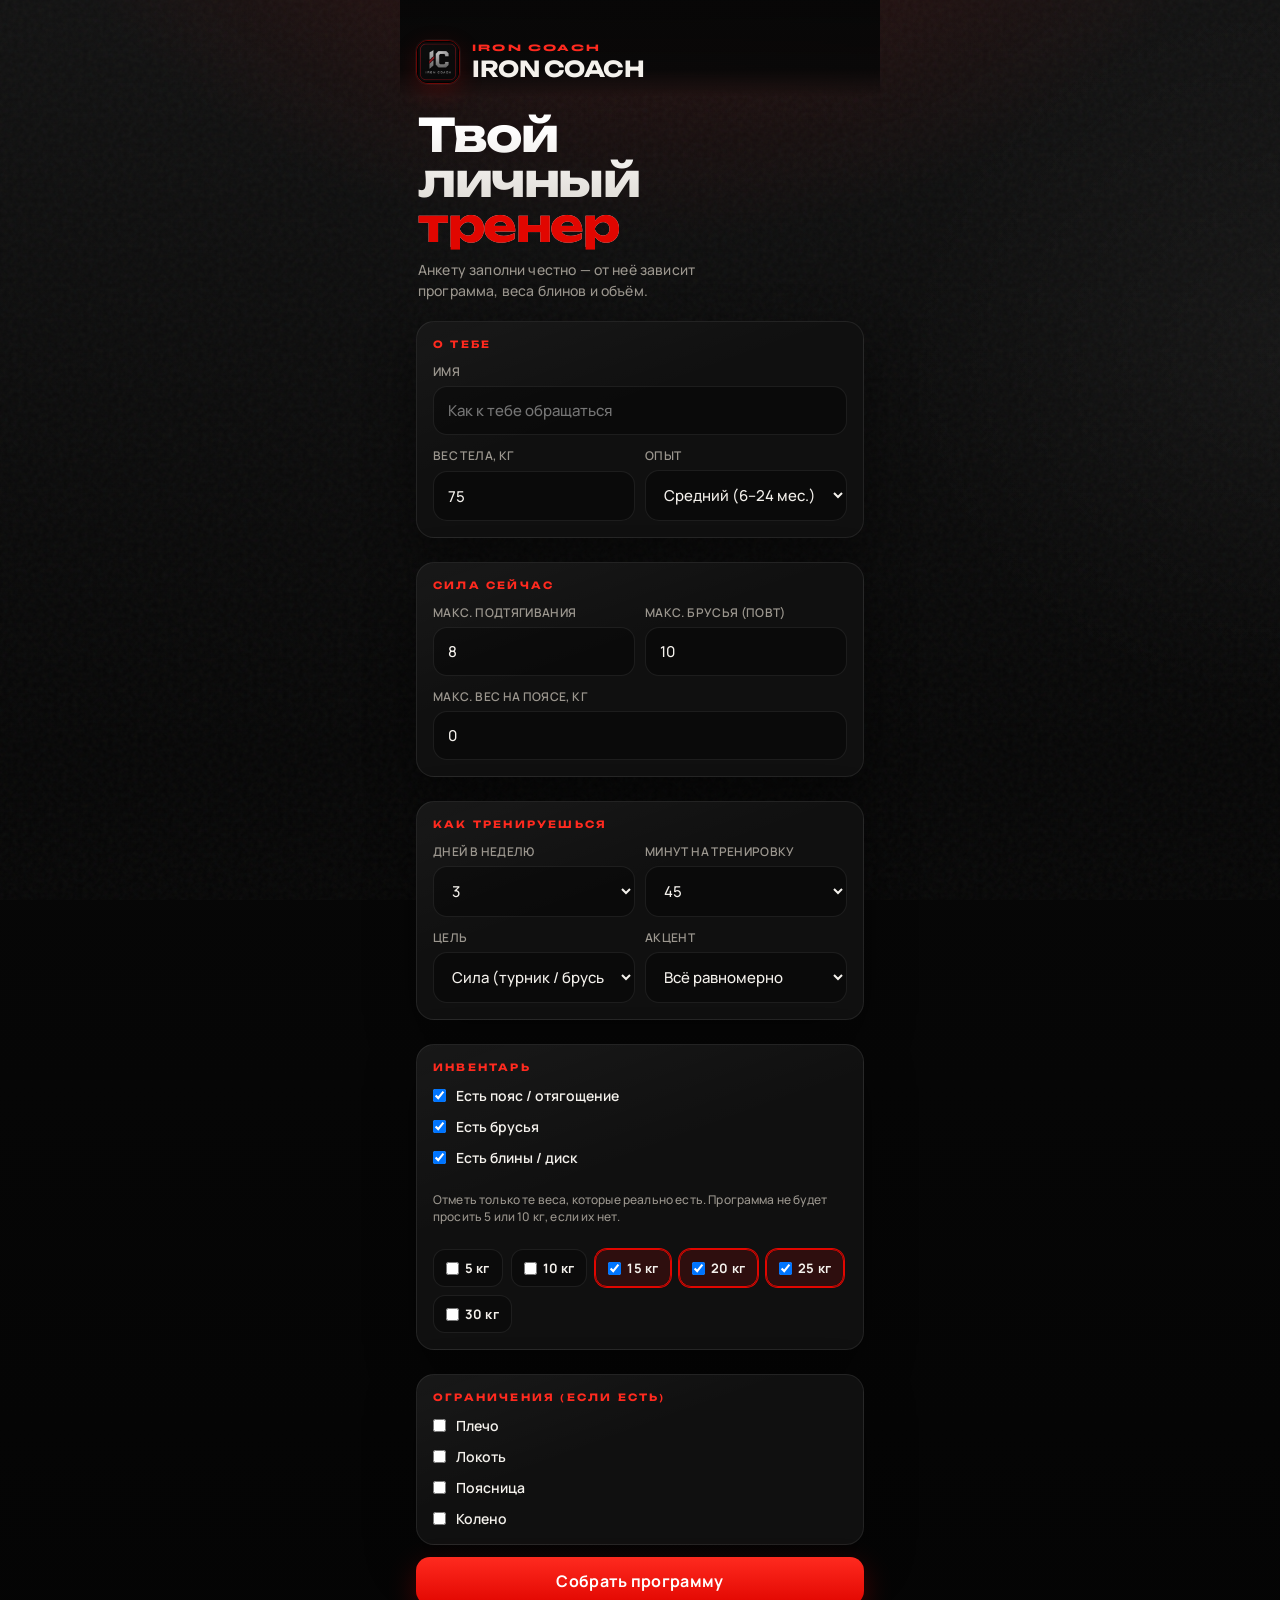
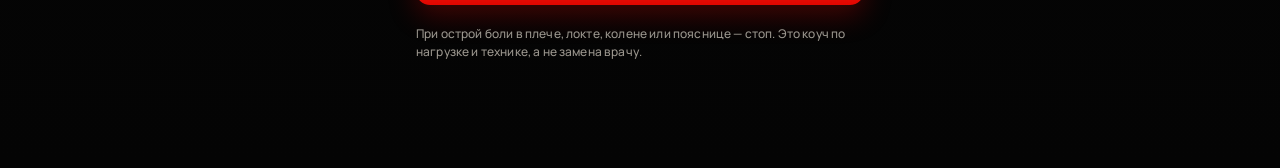
<file: index.html>
﻿<!doctype html>
<html lang="ru">
  <head>
    <meta charset="UTF-8" />
    <meta name="viewport" content="width=device-width, initial-scale=1.0, viewport-fit=cover" />
    <meta name="theme-color" content="#070707" />
    <meta name="apple-mobile-web-app-capable" content="yes" />
    <meta name="apple-mobile-web-app-status-bar-style" content="black-translucent" />
    <meta name="description" content="Личный фитнес-коуч: турник, брусья, блины, пресс" />
    <title>IRON COACH</title>
    <link rel="manifest" href="manifest.json" />
    <link rel="icon" href="icon.svg" type="image/svg+xml" />
    <link rel="apple-touch-icon" href="assets/logo-icon.png" />
    <link rel="stylesheet" href="css/fonts.css?v=8" />
    <link rel="stylesheet" href="css/styles.css?v=8" />
    <script>
      (function () {
        var VER = "8";
        try {
          if (localStorage.getItem("iron-coach-ver") === VER) return;
          localStorage.setItem("iron-coach-ver", VER);
          if (!("serviceWorker" in navigator)) return;
          navigator.serviceWorker.getRegistrations().then(function (regs) {
            return Promise.all(regs.map(function (r) { return r.unregister(); })).then(function () {
              return caches.keys();
            }).then(function (keys) {
              return Promise.all(keys.map(function (k) { return caches.delete(k); }));
            }).then(function () {
              location.replace("./reset.html");
            });
          });
        } catch (e) {}
      })();
    </script>
  </head>
  <body>
    <div id="shell" class="shell">
      <header class="topbar">
        <div class="brand-lockup">
          <img class="brand-mark" src="assets/logo-icon.png" width="44" height="44" alt="IRON COACH" />
          <div class="brand-text">
            <p class="eyebrow">Iron Coach</p>
            <h1 id="top-title" class="page-heading">Сегодня</h1>
          </div>
        </div>
        <button type="button" id="install-btn" class="btn ghost" hidden>Установить</button>
      </header>

      <main id="app" class="content" aria-live="polite"></main>

      <nav id="bottom-nav" class="bottom-nav" aria-label="Разделы" hidden>
        <button type="button" class="nav-btn active" data-tab="today">
          <span class="nav-ico" aria-hidden="true">
            <svg viewBox="0 0 24 24"><path d="M4 19V9l8-5 8 5v10"/><path d="M9 19v-6h6v6"/></svg>
          </span>
          <span>Сегодня</span>
        </button>
        <button type="button" class="nav-btn" data-tab="program">
          <span class="nav-ico" aria-hidden="true">
            <svg viewBox="0 0 24 24"><path d="M9 6h11"/><path d="M9 12h11"/><path d="M9 18h11"/><circle cx="5" cy="6" r="1" fill="currentColor" stroke="none"/><circle cx="5" cy="12" r="1" fill="currentColor" stroke="none"/><circle cx="5" cy="18" r="1" fill="currentColor" stroke="none"/></svg>
          </span>
          <span>Программа</span>
        </button>
        <button type="button" class="nav-btn" data-tab="log">
          <span class="nav-ico" aria-hidden="true">
            <svg viewBox="0 0 24 24"><rect x="4" y="4" width="16" height="16" rx="2"/><path d="M8 9h8"/><path d="M8 13h8"/><path d="M8 17h5"/></svg>
          </span>
          <span>Журнал</span>
        </button>
        <button type="button" class="nav-btn" data-tab="profile">
          <span class="nav-ico" aria-hidden="true">
            <svg viewBox="0 0 24 24"><circle cx="12" cy="9" r="3.2"/><path d="M5.5 19c1.6-3 4-4.5 6.5-4.5S16.9 16 18.5 19"/></svg>
          </span>
          <span>Профиль</span>
        </button>
      </nav>
    </div>

    <script src="js/exercises.js?v=8"></script>
    <script src="js/muscles.js?v=8"></script>
    <script src="js/coach.js?v=8"></script>
    <script src="js/storage.js?v=8"></script>
    <script src="js/app.js?v=8"></script>
  </body>
</html>
</file>
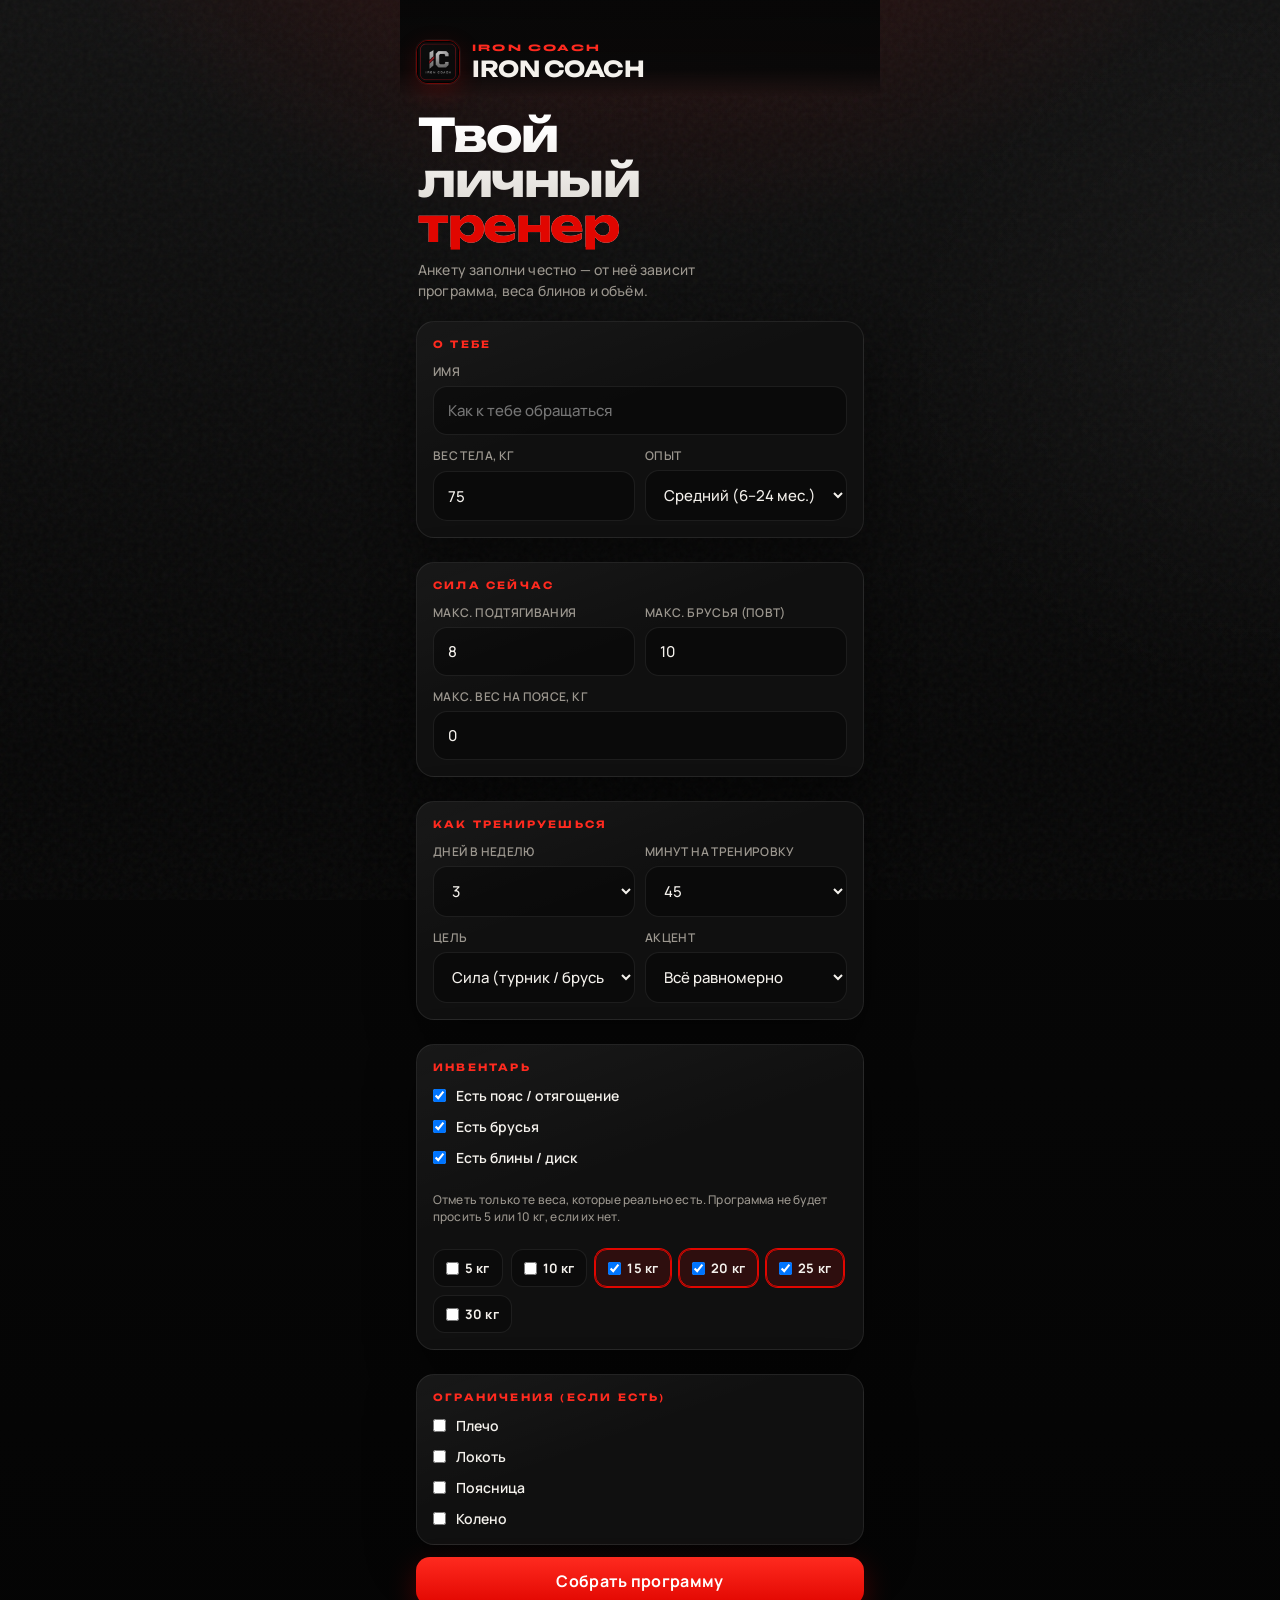
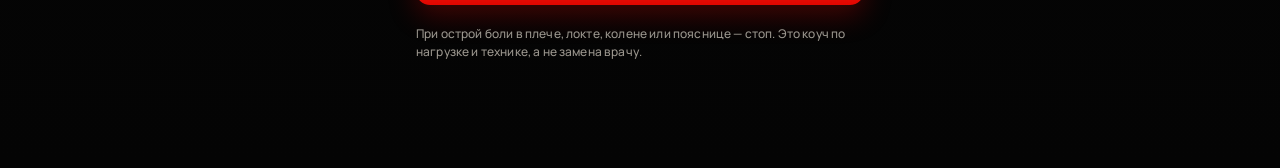
<file: reset.html>
﻿<!doctype html>
<html lang="ru">
  <head>
    <meta charset="UTF-8" />
    <meta name="viewport" content="width=device-width, initial-scale=1" />
    <title>Сброс кэша — IRON COACH</title>
    <style>
      body {
        margin: 0;
        min-height: 100dvh;
        display: grid;
        place-content: center;
        background: #0a0a0a;
        color: #f2f2f2;
        font-family: "Segoe UI", sans-serif;
        padding: 24px;
        text-align: center;
      }
      h1 {
        font-size: 28px;
        margin: 0 0 12px;
      }
      p {
        color: #9a9a9a;
        line-height: 1.45;
      }
      a {
        display: inline-block;
        margin-top: 18px;
        padding: 14px 20px;
        background: #e10600;
        color: #fff;
        text-decoration: none;
        border-radius: 12px;
        font-weight: 700;
      }
    </style>
  </head>
  <body>
    <h1>Обновляю приложение…</h1>
    <p id="msg">Очищаю старый кэш.</p>
    <script>
      (async () => {
        try {
          if ("serviceWorker" in navigator) {
            const regs = await navigator.serviceWorker.getRegistrations();
            await Promise.all(regs.map((r) => r.unregister()));
          }
          if (window.caches) {
            const keys = await caches.keys();
            await Promise.all(keys.map((k) => caches.delete(k)));
          }
          localStorage.setItem("iron-coach-ver", "8");
          document.getElementById("msg").textContent = "Готово. Открываю приложение…";
          setTimeout(() => {
            location.replace("./index.html?v=8");
          }, 400);
        } catch (e) {
          document.getElementById("msg").textContent =
            "Не удалось автоматически. Очисти данные сайта вручную в настройках браузера.";
          const a = document.createElement("a");
          a.href = "./index.html?v=8";
          a.textContent = "Открыть приложение";
          document.body.appendChild(a);
        }
      })();
    </script>
  </body>
</html>
</file>
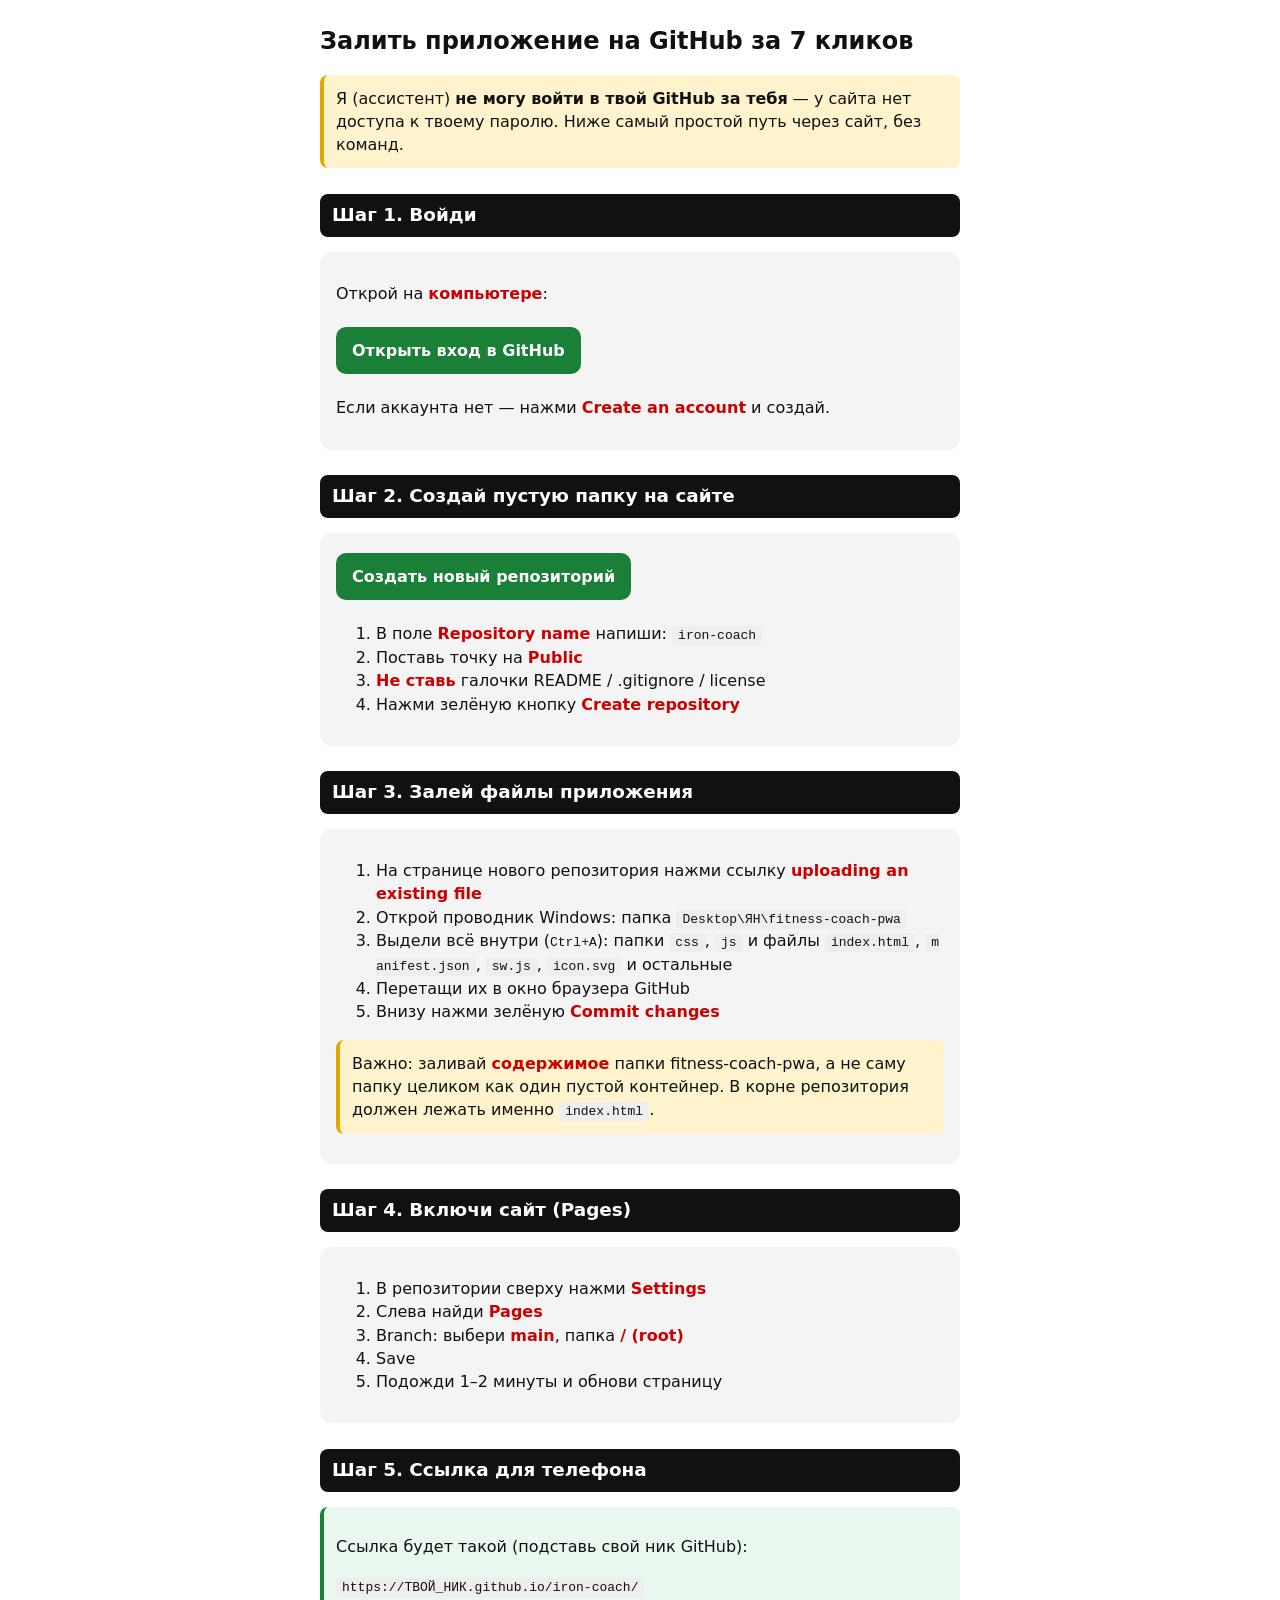
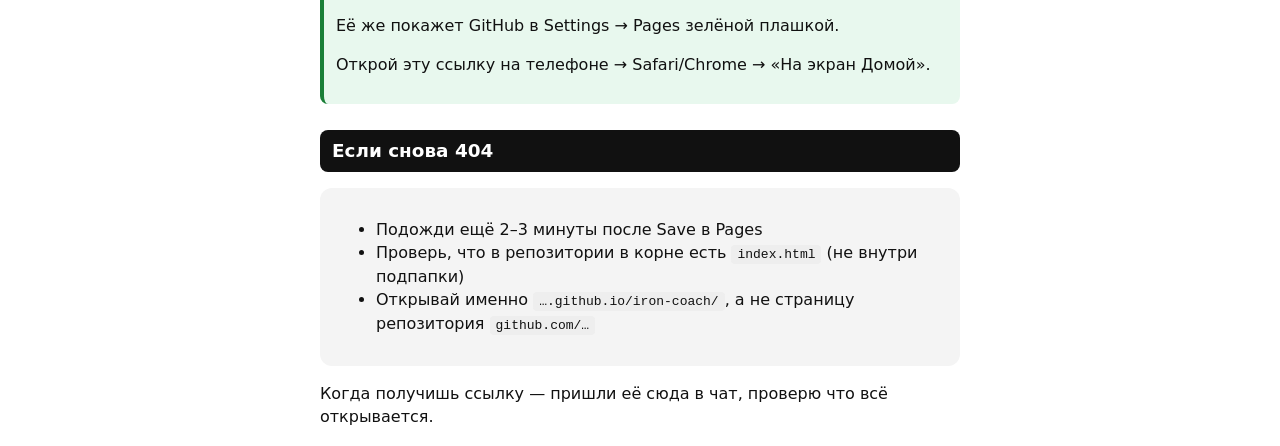
<file: ЗАЛЕЙ_НА_GITHUB.html>
<!doctype html>
<html lang="ru">
<head>
  <meta charset="UTF-8" />
  <meta name="viewport" content="width=device-width, initial-scale=1" />
  <title>Как залить IRON COACH на GitHub — суперпросто</title>
  <style>
    body { font-family: system-ui, sans-serif; max-width: 640px; margin: 24px auto; padding: 0 16px; line-height: 1.45; color: #111; }
    h1 { font-size: 1.5rem; }
    h2 { font-size: 1.15rem; margin-top: 1.6rem; background: #111; color: #fff; padding: 8px 12px; border-radius: 8px; }
    .step { background: #f4f4f4; border-radius: 12px; padding: 14px 16px; margin: 12px 0; }
    .step b { color: #c00; }
    code { background: #eee; padding: 2px 6px; border-radius: 4px; word-break: break-all; }
    .warn { background: #fff3cd; border-left: 4px solid #e0a800; padding: 12px; border-radius: 8px; }
    .ok { background: #e8f8ee; border-left: 4px solid #1a7f37; padding: 12px; border-radius: 8px; }
    a.btn { display: inline-block; background: #1a7f37; color: #fff; text-decoration: none; padding: 12px 16px; border-radius: 10px; font-weight: 700; margin: 6px 0; }
  </style>
</head>
<body>
  <h1>Залить приложение на GitHub за 7 кликов</h1>
  <p class="warn">Я (ассистент) <b>не могу войти в твой GitHub за тебя</b> — у сайта нет доступа к твоему паролю. Ниже самый простой путь через сайт, без команд.</p>

  <h2>Шаг 1. Войди</h2>
  <div class="step">
    <p>Открой на <b>компьютере</b>:</p>
    <a class="btn" href="https://github.com/login" target="_blank" rel="noopener">Открыть вход в GitHub</a>
    <p>Если аккаунта нет — нажми <b>Create an account</b> и создай.</p>
  </div>

  <h2>Шаг 2. Создай пустую папку на сайте</h2>
  <div class="step">
    <a class="btn" href="https://github.com/new" target="_blank" rel="noopener">Создать новый репозиторий</a>
    <ol>
      <li>В поле <b>Repository name</b> напиши: <code>iron-coach</code></li>
      <li>Поставь точку на <b>Public</b></li>
      <li><b>Не ставь</b> галочки README / .gitignore / license</li>
      <li>Нажми зелёную кнопку <b>Create repository</b></li>
    </ol>
  </div>

  <h2>Шаг 3. Залей файлы приложения</h2>
  <div class="step">
    <ol>
      <li>На странице нового репозитория нажми ссылку <b>uploading an existing file</b></li>
      <li>Открой проводник Windows: папка <code>Desktop\ЯН\fitness-coach-pwa</code></li>
      <li>Выдели всё внутри (<kbd>Ctrl+A</kbd>): папки <code>css</code>, <code>js</code> и файлы <code>index.html</code>, <code>manifest.json</code>, <code>sw.js</code>, <code>icon.svg</code> и остальные</li>
      <li>Перетащи их в окно браузера GitHub</li>
      <li>Внизу нажми зелёную <b>Commit changes</b></li>
    </ol>
    <p class="warn">Важно: заливай <b>содержимое</b> папки fitness-coach-pwa, а не саму папку целиком как один пустой контейнер. В корне репозитория должен лежать именно <code>index.html</code>.</p>
  </div>

  <h2>Шаг 4. Включи сайт (Pages)</h2>
  <div class="step">
    <ol>
      <li>В репозитории сверху нажми <b>Settings</b></li>
      <li>Слева найди <b>Pages</b></li>
      <li>Branch: выбери <b>main</b>, папка <b>/ (root)</b></li>
      <li>Save</li>
      <li>Подожди 1–2 минуты и обнови страницу</li>
    </ol>
  </div>

  <h2>Шаг 5. Ссылка для телефона</h2>
  <div class="step ok">
    <p>Ссылка будет такой (подставь свой ник GitHub):</p>
    <p><code>https://ТВОЙ_НИК.github.io/iron-coach/</code></p>
    <p>Её же покажет GitHub в Settings → Pages зелёной плашкой.</p>
    <p>Открой эту ссылку на телефоне → Safari/Chrome → «На экран Домой».</p>
  </div>

  <h2>Если снова 404</h2>
  <div class="step">
    <ul>
      <li>Подожди ещё 2–3 минуты после Save в Pages</li>
      <li>Проверь, что в репозитории в корне есть <code>index.html</code> (не внутри подпапки)</li>
      <li>Открывай именно <code>….github.io/iron-coach/</code>, а не страницу репозитория <code>github.com/…</code></li>
    </ul>
  </div>

  <p>Когда получишь ссылку — пришли её сюда в чат, проверю что всё открывается.</p>
</body>
</html>
</file>
<file: css/fonts.css>
/* IRON COACH — local premium type (offline-ready, Cyrillic + Latin) */
@font-face {
  font-family: "Unbounded";
  font-style: normal;
  font-weight: 500;
  font-display: swap;
  src: url("../assets/fonts/unbounded-cyr-500.woff2") format("woff2");
  unicode-range: U+0400-045F, U+0490-0491, U+04B0-04B1, U+2116;
}
@font-face {
  font-family: "Unbounded";
  font-style: normal;
  font-weight: 500;
  font-display: swap;
  src: url("../assets/fonts/unbounded-500.woff2") format("woff2");
  unicode-range: U+0000-00FF, U+0131, U+0152-0153, U+02BB-02BC, U+02C6, U+02DA, U+02DC, U+0304, U+0308, U+0329, U+2000-206F, U+20AC, U+2122, U+2191, U+2193, U+2212, U+2215, U+FEFF, U+FFFD;
}
@font-face {
  font-family: "Unbounded";
  font-style: normal;
  font-weight: 700;
  font-display: swap;
  src: url("../assets/fonts/unbounded-cyr-700.woff2") format("woff2");
  unicode-range: U+0400-045F, U+0490-0491, U+04B0-04B1, U+2116;
}
@font-face {
  font-family: "Unbounded";
  font-style: normal;
  font-weight: 700;
  font-display: swap;
  src: url("../assets/fonts/unbounded-700.woff2") format("woff2");
  unicode-range: U+0000-00FF, U+0131, U+0152-0153, U+02BB-02BC, U+02C6, U+02DA, U+02DC, U+0304, U+0308, U+0329, U+2000-206F, U+20AC, U+2122, U+2191, U+2193, U+2212, U+2215, U+FEFF, U+FFFD;
}

@font-face {
  font-family: "Manrope";
  font-style: normal;
  font-weight: 400;
  font-display: swap;
  src: url("../assets/fonts/manrope-cyr-400.woff2") format("woff2");
  unicode-range: U+0400-045F, U+0490-0491, U+04B0-04B1, U+2116;
}
@font-face {
  font-family: "Manrope";
  font-style: normal;
  font-weight: 400;
  font-display: swap;
  src: url("../assets/fonts/manrope-400.woff2") format("woff2");
  unicode-range: U+0000-00FF, U+0131, U+0152-0153, U+02BB-02BC, U+02C6, U+02DA, U+02DC, U+0304, U+0308, U+0329, U+2000-206F, U+20AC, U+2122, U+2191, U+2193, U+2212, U+2215, U+FEFF, U+FFFD;
}
@font-face {
  font-family: "Manrope";
  font-style: normal;
  font-weight: 500;
  font-display: swap;
  src: url("../assets/fonts/manrope-cyr-500.woff2") format("woff2");
  unicode-range: U+0400-045F, U+0490-0491, U+04B0-04B1, U+2116;
}
@font-face {
  font-family: "Manrope";
  font-style: normal;
  font-weight: 500;
  font-display: swap;
  src: url("../assets/fonts/manrope-500.woff2") format("woff2");
  unicode-range: U+0000-00FF, U+0131, U+0152-0153, U+02BB-02BC, U+02C6, U+02DA, U+02DC, U+0304, U+0308, U+0329, U+2000-206F, U+20AC, U+2122, U+2191, U+2193, U+2212, U+2215, U+FEFF, U+FFFD;
}
@font-face {
  font-family: "Manrope";
  font-style: normal;
  font-weight: 600;
  font-display: swap;
  src: url("../assets/fonts/manrope-cyr-600.woff2") format("woff2");
  unicode-range: U+0400-045F, U+0490-0491, U+04B0-04B1, U+2116;
}
@font-face {
  font-family: "Manrope";
  font-style: normal;
  font-weight: 600;
  font-display: swap;
  src: url("../assets/fonts/manrope-600.woff2") format("woff2");
  unicode-range: U+0000-00FF, U+0131, U+0152-0153, U+02BB-02BC, U+02C6, U+02DA, U+02DC, U+0304, U+0308, U+0329, U+2000-206F, U+20AC, U+2122, U+2191, U+2193, U+2212, U+2215, U+FEFF, U+FFFD;
}
@font-face {
  font-family: "Manrope";
  font-style: normal;
  font-weight: 700;
  font-display: swap;
  src: url("../assets/fonts/manrope-cyr-700.woff2") format("woff2");
  unicode-range: U+0400-045F, U+0490-0491, U+04B0-04B1, U+2116;
}
@font-face {
  font-family: "Manrope";
  font-style: normal;
  font-weight: 700;
  font-display: swap;
  src: url("../assets/fonts/manrope-700.woff2") format("woff2");
  unicode-range: U+0000-00FF, U+0131, U+0152-0153, U+02BB-02BC, U+02C6, U+02DA, U+02DC, U+0304, U+0308, U+0329, U+2000-206F, U+20AC, U+2122, U+2191, U+2193, U+2212, U+2215, U+FEFF, U+FFFD;
}

@font-face {
  font-family: "Syne";
  font-style: normal;
  font-weight: 700;
  font-display: swap;
  src: url("../assets/fonts/syne-700.woff2") format("woff2");
}
@font-face {
  font-family: "Syne";
  font-style: normal;
  font-weight: 800;
  font-display: swap;
  src: url("../assets/fonts/syne-800.woff2") format("woff2");
}

@font-face {
  font-family: "Bebas Neue";
  font-style: normal;
  font-weight: 400;
  font-display: swap;
  src: url("../assets/fonts/bebas-400.woff2") format("woff2");
}
</file>
<file: css/styles.css>
:root {
  --bg: #070707;
  --bg-2: #101010;
  --bg-3: #171717;
  --line: rgba(255, 255, 255, 0.08);
  --line-strong: rgba(255, 255, 255, 0.14);
  --text: #f4f1ec;
  --muted: #9b968e;
  --red: #e10600;
  --red-bright: #ff2a1f;
  --red-dim: #8a0400;
  --red-soft: rgba(225, 6, 0, 0.14);
  --steel: #cfc9c0;
  --ok: #3ecf8e;
  --warn: #e8b84a;
  --radius: 18px;
  --safe-b: env(safe-area-inset-bottom, 0px);
  --nav-h: 74px;
  --font-display: "Unbounded", "Syne", sans-serif;
  --font-brand: "Syne", "Bebas Neue", "Unbounded", sans-serif;
  --font-body: "Manrope", system-ui, sans-serif;
  --shadow-lux: 0 18px 50px rgba(0, 0, 0, 0.45);
}

* {
  box-sizing: border-box;
}

[hidden] {
  display: none !important;
}

html,
body {
  margin: 0;
  min-height: 100%;
  background:
    radial-gradient(ellipse 90% 55% at 50% -18%, rgba(225, 6, 0, 0.22), transparent 58%),
    radial-gradient(ellipse 60% 40% at 100% 20%, rgba(255, 255, 255, 0.03), transparent 50%),
    linear-gradient(180deg, #121212 0%, var(--bg) 42%, #040404 100%);
  color: var(--text);
  font-family: var(--font-body);
  font-weight: 500;
  letter-spacing: 0.01em;
  -webkit-font-smoothing: antialiased;
  -webkit-tap-highlight-color: transparent;
}

body {
  min-height: 100dvh;
  position: relative;
}

body::before {
  content: "";
  pointer-events: none;
  position: fixed;
  inset: 0;
  opacity: 0.045;
  background-image: url("data:image/svg+xml,%3Csvg viewBox='0 0 200 200' xmlns='http://www.w3.org/2000/svg'%3E%3Cfilter id='n'%3E%3CfeTurbulence type='fractalNoise' baseFrequency='0.9' numOctaves='3' stitchTiles='stitch'/%3E%3C/filter%3E%3Crect width='100%25' height='100%25' filter='url(%23n)'/%3E%3C/svg%3E");
  z-index: 0;
}

button,
input,
select,
textarea {
  font: inherit;
  color: inherit;
}

.shell {
  max-width: 480px;
  margin: 0 auto;
  min-height: 100dvh;
  display: flex;
  flex-direction: column;
  position: relative;
  z-index: 1;
}

.topbar {
  display: flex;
  align-items: center;
  justify-content: space-between;
  gap: 12px;
  /* Зазор под статус-бар / вырез камеры — минимум, даже если safe-area = 0 */
  padding: max(40px, calc(env(safe-area-inset-top, 0px) + 14px)) 16px 12px;
  position: sticky;
  top: 0;
  z-index: 5;
  background: linear-gradient(180deg, rgba(7, 7, 7, 0.98) 0%, rgba(7, 7, 7, 0.88) 72%, transparent);
  backdrop-filter: blur(14px);
}

.brand-lockup {
  display: flex;
  align-items: center;
  gap: 12px;
  min-width: 0;
}

.brand-mark {
  width: 44px;
  height: 44px;
  border-radius: 12px;
  object-fit: cover;
  flex-shrink: 0;
  border: 1px solid rgba(225, 6, 0, 0.45);
  box-shadow: 0 0 0 1px rgba(255, 255, 255, 0.04), 0 8px 24px rgba(225, 6, 0, 0.18);
  animation: mark-in 0.55s cubic-bezier(0.22, 1, 0.36, 1) both;
}

.brand-text {
  min-width: 0;
}

.eyebrow {
  margin: 0;
  font-family: var(--font-brand);
  font-size: 10px;
  letter-spacing: 0.22em;
  color: var(--red-bright);
  font-weight: 800;
  text-transform: uppercase;
}

.topbar h1,
.page-heading {
  margin: 2px 0 0;
  font-family: var(--font-display);
  font-size: clamp(18px, 5.2vw, 22px);
  letter-spacing: -0.02em;
  line-height: 1.15;
  font-weight: 700;
  white-space: nowrap;
  overflow: hidden;
  text-overflow: ellipsis;
  max-width: 62vw;
}

.content {
  flex: 1;
  padding: 6px 16px calc(var(--nav-h) + var(--safe-b) + 22px);
}

.bottom-nav {
  position: fixed;
  left: 50%;
  transform: translateX(-50%);
  bottom: 0;
  width: min(480px, 100%);
  display: grid;
  grid-template-columns: repeat(4, 1fr);
  gap: 4px;
  padding: 10px 10px calc(10px + var(--safe-b));
  background: rgba(8, 8, 8, 0.92);
  border-top: 1px solid var(--line);
  backdrop-filter: blur(18px) saturate(1.2);
  box-shadow: 0 -12px 40px rgba(0, 0, 0, 0.35);
}

.nav-btn {
  appearance: none;
  border: 0;
  background: transparent;
  color: var(--muted);
  display: grid;
  gap: 4px;
  justify-items: center;
  padding: 8px 4px;
  border-radius: 14px;
  cursor: pointer;
  font-size: 10px;
  font-weight: 600;
  letter-spacing: 0.04em;
  text-transform: uppercase;
  transition: color 0.2s ease, background 0.2s ease;
}

.nav-btn.active {
  color: var(--text);
  background: linear-gradient(180deg, rgba(225, 6, 0, 0.18), rgba(225, 6, 0, 0.06));
}

.nav-btn.active .nav-ico {
  color: var(--red-bright);
  filter: drop-shadow(0 0 8px rgba(225, 6, 0, 0.45));
}

.nav-ico {
  width: 22px;
  height: 22px;
  display: grid;
  place-items: center;
  color: inherit;
}

.nav-ico svg {
  width: 22px;
  height: 22px;
  stroke: currentColor;
  fill: none;
  stroke-width: 1.7;
  stroke-linecap: round;
  stroke-linejoin: round;
}

.panel {
  background:
    linear-gradient(160deg, rgba(255, 255, 255, 0.035), transparent 42%),
    var(--bg-2);
  border: 1px solid var(--line);
  border-radius: var(--radius);
  padding: 16px;
  box-shadow: var(--shadow-lux);
}

.panel + .panel {
  margin-top: 12px;
}

.hero-block {
  padding: 10px 2px 20px;
}

.hero-block h2 {
  margin: 0;
  font-family: var(--font-display);
  font-size: clamp(34px, 10vw, 46px);
  letter-spacing: -0.03em;
  line-height: 0.98;
  font-weight: 700;
  background: linear-gradient(180deg, #fff 10%, #cfc9c0 100%);
  -webkit-background-clip: text;
  background-clip: text;
  color: transparent;
}

.hero-block p {
  margin: 12px 0 0;
  color: var(--muted);
  font-size: 14px;
  line-height: 1.5;
  max-width: 36ch;
  font-weight: 500;
}

.stack {
  display: grid;
  gap: 12px;
}

.row {
  display: flex;
  gap: 10px;
  align-items: center;
}

.row.between {
  justify-content: space-between;
}

.wrap {
  flex-wrap: wrap;
}

.muted {
  color: var(--muted);
}

.small {
  font-size: 12px;
}

.tag {
  display: inline-flex;
  align-items: center;
  gap: 6px;
  padding: 5px 11px;
  border-radius: 999px;
  background: rgba(255, 255, 255, 0.03);
  border: 1px solid var(--line);
  color: var(--muted);
  font-size: 11px;
  font-weight: 600;
  letter-spacing: 0.04em;
  text-transform: uppercase;
}

.tag.red {
  color: #ffb4ae;
  background: var(--red-soft);
  border-color: rgba(225, 6, 0, 0.35);
}

.btn {
  appearance: none;
  border: 0;
  border-radius: 14px;
  padding: 13px 18px;
  background: linear-gradient(180deg, var(--red-bright), var(--red));
  color: #fff;
  font-weight: 700;
  letter-spacing: 0.02em;
  cursor: pointer;
  transition: transform 0.15s ease, filter 0.15s ease, box-shadow 0.2s ease;
  box-shadow: 0 10px 28px rgba(225, 6, 0, 0.28);
}

.btn:active {
  transform: scale(0.98);
}

.btn:hover {
  filter: brightness(1.06);
}

.btn.ghost {
  background: transparent;
  border: 1px solid var(--line-strong);
  color: var(--text);
  box-shadow: none;
}

.btn.block {
  width: 100%;
}

.btn.secondary {
  background: var(--bg-3);
  border: 1px solid var(--line);
  box-shadow: none;
}

.btn:disabled {
  opacity: 0.45;
  cursor: not-allowed;
  box-shadow: none;
}

label.field {
  display: grid;
  gap: 6px;
  font-size: 12px;
  color: var(--muted);
  font-weight: 600;
  letter-spacing: 0.03em;
  text-transform: uppercase;
}

.field input,
.field select,
.field textarea {
  width: 100%;
  border: 1px solid var(--line);
  background: rgba(0, 0, 0, 0.35);
  border-radius: 14px;
  padding: 13px 14px;
  outline: none;
  text-transform: none;
  letter-spacing: 0;
  font-weight: 500;
  font-size: 15px;
  color: var(--text);
}

.field input:focus,
.field select:focus,
.field textarea:focus {
  border-color: rgba(225, 6, 0, 0.7);
  box-shadow: 0 0 0 3px rgba(225, 6, 0, 0.12);
}

.grid-2 {
  display: grid;
  grid-template-columns: 1fr 1fr;
  gap: 10px;
}

label.field.check-row {
  display: flex;
  gap: 10px;
  align-items: center;
  color: var(--text);
  font-weight: 600;
  text-transform: none;
  letter-spacing: 0;
  font-size: 14px;
}

label.field.check-row input {
  width: auto;
  margin: 0;
}

.plate-picks {
  display: flex;
  flex-wrap: wrap;
  gap: 8px;
}

.plate-chip {
  display: inline-flex;
  align-items: center;
  gap: 6px;
  padding: 9px 12px;
  border-radius: 12px;
  border: 1px solid var(--line);
  background: rgba(0, 0, 0, 0.28);
  color: var(--text);
  font-size: 13px;
  font-weight: 700;
  cursor: pointer;
}

.plate-chip input {
  width: auto;
  margin: 0;
}

.plate-chip:has(input:checked) {
  border-color: var(--red);
  background: var(--red-soft);
  box-shadow: 0 0 0 1px var(--red);
}

.ex-card {
  display: grid;
  grid-template-columns: 84px 1fr;
  gap: 12px;
  align-items: center;
  padding: 12px;
  border-radius: 16px;
  background:
    linear-gradient(145deg, rgba(255, 255, 255, 0.04), transparent 40%),
    var(--bg-2);
  border: 1px solid var(--line);
  cursor: pointer;
  text-align: left;
  width: 100%;
  color: inherit;
  transition: border-color 0.2s ease, transform 0.15s ease;
}

.ex-card:hover {
  border-color: rgba(225, 6, 0, 0.45);
}

.ex-card:active {
  transform: scale(0.99);
}

.ex-thumb {
  width: 84px;
  height: 84px;
  border-radius: 14px;
  background: #0d0d0d;
  border: 1px solid var(--line);
  overflow: hidden;
  display: grid;
  place-items: center;
}

.ex-thumb img {
  width: 100%;
  height: 100%;
  object-fit: cover;
  display: block;
}

.media-grid {
  display: grid;
  grid-template-columns: 1fr;
  gap: 12px;
}

@media (min-width: 420px) {
  .media-grid {
    grid-template-columns: 1fr 1fr;
  }
}

.media-card {
  margin: 0;
  background: #080808;
  border: 1px solid var(--line);
  border-radius: 16px;
  overflow: hidden;
  box-shadow: var(--shadow-lux);
}

.media-card img {
  width: 100%;
  aspect-ratio: 1;
  object-fit: cover;
  display: block;
  background: #0a0a0a;
}

.media-card figcaption {
  padding: 9px 12px;
  font-size: 11px;
  font-weight: 700;
  letter-spacing: 0.12em;
  text-transform: uppercase;
  color: var(--muted);
  border-top: 1px solid var(--line);
  font-family: var(--font-brand);
}

.workout-hero {
  width: 100%;
  aspect-ratio: 1;
  object-fit: cover;
  display: block;
  border-radius: 16px;
  border: 1px solid var(--line);
}

.muscle-wrap {
  display: grid;
  place-items: center;
  padding: 8px;
  background: #080808;
  border-radius: 16px;
  border: 1px solid var(--line);
  overflow: hidden;
}

.muscle-wrap img {
  width: min(100%, 320px);
  height: auto;
  display: block;
  border-radius: 8px;
}

.legend {
  display: flex;
  flex-direction: column;
  gap: 6px;
  margin-top: 10px;
  font-size: 12px;
  color: var(--muted);
}

.ex-meta h3 {
  margin: 0;
  font-size: 15px;
  font-weight: 700;
  letter-spacing: -0.01em;
}

.ex-meta p {
  margin: 4px 0 0;
  color: var(--muted);
  font-size: 12px;
  line-height: 1.35;
}

.prescription {
  display: grid;
  grid-template-columns: repeat(3, 1fr);
  gap: 8px;
  margin-top: 10px;
}

.stat-box {
  background: rgba(0, 0, 0, 0.35);
  border: 1px solid var(--line);
  border-radius: 12px;
  padding: 10px 6px;
  text-align: center;
}

.stat-box strong {
  display: block;
  font-family: var(--font-display);
  font-size: 22px;
  letter-spacing: -0.02em;
  color: var(--text);
  line-height: 1;
  font-weight: 700;
}

.stat-box span {
  display: block;
  margin-top: 5px;
  color: var(--muted);
  font-size: 10px;
  font-weight: 600;
  letter-spacing: 0.08em;
  text-transform: uppercase;
}

.coach-tip {
  margin-top: 12px;
  padding: 13px 14px;
  border-left: 3px solid var(--red);
  background: linear-gradient(90deg, var(--red-soft), transparent);
  border-radius: 0 14px 14px 0;
  font-size: 14px;
  line-height: 1.5;
}

.coach-tip strong {
  color: #ffb4ae;
}

.steps {
  margin: 0;
  padding-left: 18px;
  display: grid;
  gap: 8px;
  color: var(--text);
  font-size: 14px;
  line-height: 1.4;
}

.steps li::marker {
  color: var(--red);
}

.dot {
  width: 10px;
  height: 10px;
  border-radius: 50%;
  display: inline-block;
  margin-right: 6px;
  vertical-align: -1px;
}

.dot.primary {
  background: var(--red);
}

.dot.secondary {
  background: #6b2b28;
}

.set-row {
  display: grid;
  grid-template-columns: 36px 1fr 1fr 1fr auto;
  gap: 6px;
  align-items: center;
}

.set-row input {
  width: 100%;
  border: 1px solid var(--line);
  background: rgba(0, 0, 0, 0.35);
  border-radius: 10px;
  padding: 10px 8px;
  text-align: center;
}

.set-idx {
  font-family: var(--font-display);
  font-size: 18px;
  color: var(--muted);
  text-align: center;
  font-weight: 700;
}

.log-item {
  padding: 12px 0;
  border-bottom: 1px solid var(--line);
}

.log-item:last-child {
  border-bottom: 0;
  padding-bottom: 0;
}

.day-chip {
  appearance: none;
  border: 1px solid var(--line);
  background: rgba(0, 0, 0, 0.28);
  color: var(--muted);
  border-radius: 999px;
  padding: 9px 13px;
  font-size: 12px;
  font-weight: 700;
  cursor: pointer;
  letter-spacing: 0.02em;
}

.day-chip.active {
  background: linear-gradient(180deg, var(--red-bright), var(--red));
  border-color: var(--red);
  color: #fff;
  box-shadow: 0 8px 20px rgba(225, 6, 0, 0.25);
}

.progress-bar {
  height: 6px;
  border-radius: 999px;
  background: var(--bg-3);
  overflow: hidden;
}

.progress-bar > i {
  display: block;
  height: 100%;
  background: linear-gradient(90deg, var(--red-dim), var(--red-bright));
  width: 0%;
}

.danger-note {
  font-size: 12px;
  color: var(--muted);
  line-height: 1.45;
  margin-top: 8px;
}

.hidden {
  display: none !important;
}

@keyframes rise {
  from {
    opacity: 0;
    transform: translateY(12px);
  }
  to {
    opacity: 1;
    transform: translateY(0);
  }
}

.anim-in {
  animation: rise 0.4s cubic-bezier(0.22, 1, 0.36, 1) both;
}

@keyframes pulse-red {
  0%,
  100% {
    box-shadow: 0 10px 28px rgba(225, 6, 0, 0.28), 0 0 0 0 rgba(225, 6, 0, 0.35);
  }
  50% {
    box-shadow: 0 10px 28px rgba(225, 6, 0, 0.28), 0 0 0 10px rgba(225, 6, 0, 0);
  }
}

.btn.pulse {
  animation: pulse-red 2.2s ease infinite;
}

@keyframes mark-in {
  from {
    opacity: 0;
    transform: scale(0.92);
  }
  to {
    opacity: 1;
    transform: scale(1);
  }
}
</file>
